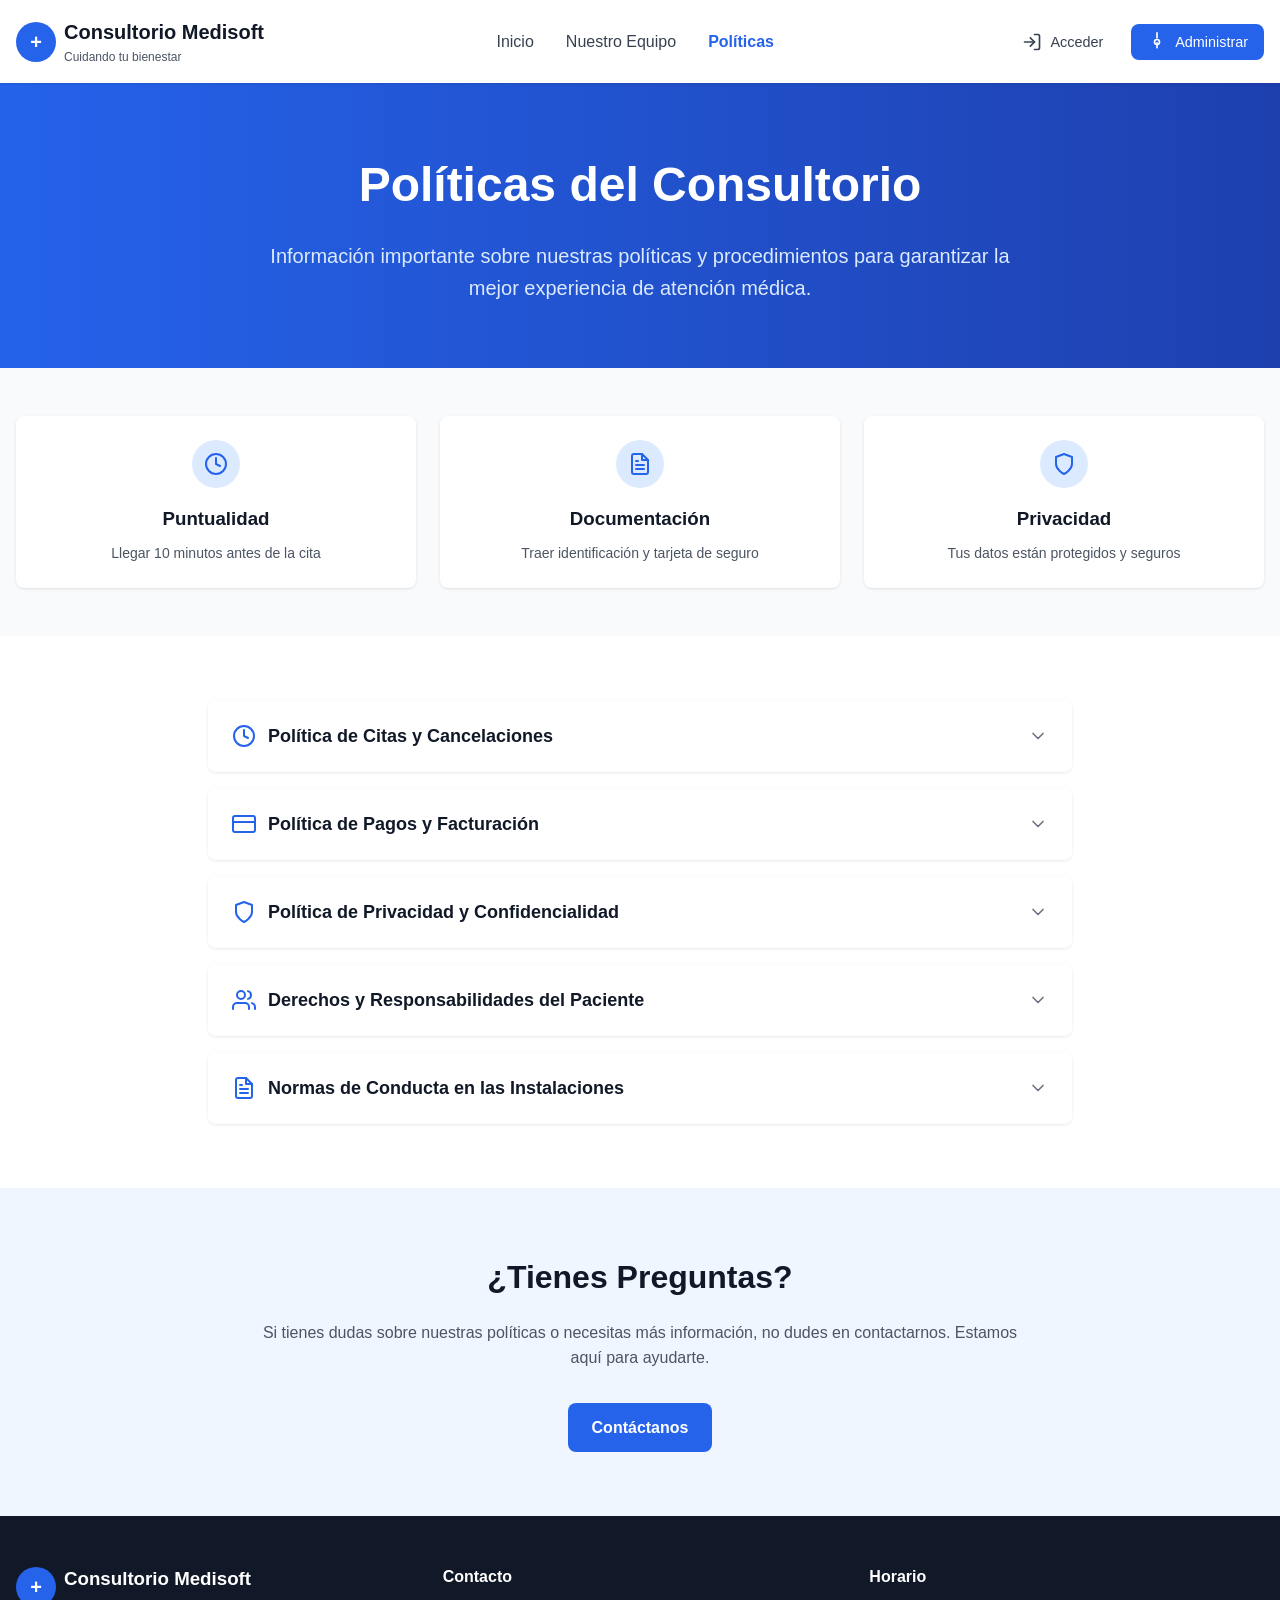
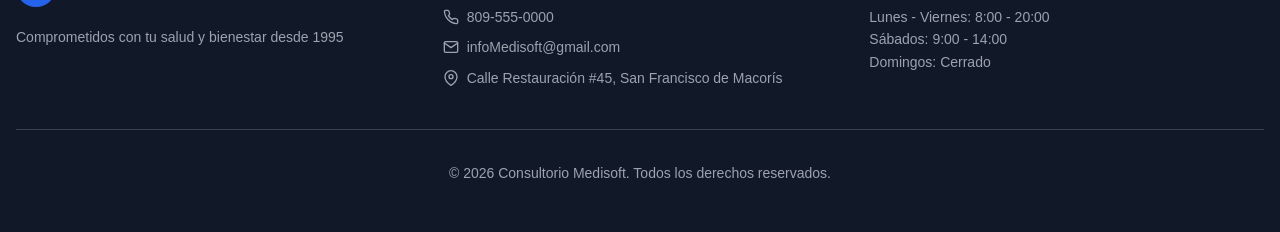
<file: web/politicas.html>
<!DOCTYPE html>
<html lang="es">
<head>
  <meta charset="UTF-8">
  <meta name="viewport" content="width=device-width, initial-scale=1.0">
  <title>Políticas - Consultorio Medisoft</title>
  <link rel="stylesheet" href="shared.css">
  <link rel="stylesheet" href="politicas.css">
</head>
<body>
  <!-- Header -->
  <header>
    <div class="header-container">
      <a href="inicio.html" class="logo-container">
        <div class="logo">+</div>
        <div class="logo-text">
          <h1>Consultorio Medisoft</h1>
          <p>Cuidando tu bienestar</p>
        </div>
      </a>

      <!-- Desktop Navigation -->
      <nav class="desktop-nav">
        <a href="inicio.html" class="nav-link">Inicio</a>
        <a href="equipo.html" class="nav-link">Nuestro Equipo</a>
        <a href="politicas.html" class="nav-link">Políticas</a>
      </nav>

      <!-- Action Buttons -->
      <div class="action-buttons">
        <button class="btn btn-acceder">
          <svg class="icon" viewBox="0 0 24 24"><path d="M15 3h4a2 2 0 0 1 2 2v14a2 2 0 0 1-2 2h-4"></path><polyline points="10 17 15 12 10 7"></polyline><line x1="15" y1="12" x2="3" y2="12"></line></svg>
          <span>Acceder</span>
        </button>
        <button class="btn btn-admin" onclick="openAdminModal()">
          <svg class="icon" viewBox="0 0 24 24"><circle cx="12" cy="12" r="3"></circle><path d="M12 1v6m0 6v6"></path></svg>
          <span>Administrar</span>
        </button>
      </div>

      <!-- Mobile Menu Button -->
      <button class="mobile-menu-btn" onclick="toggleMobileMenu()">
        <svg id="menu-icon" class="icon-md" viewBox="0 0 24 24"><line x1="3" y1="12" x2="21" y2="12"></line><line x1="3" y1="6" x2="21" y2="6"></line><line x1="3" y1="18" x2="21" y2="18"></line></svg>
        <svg id="close-icon" class="icon-md hidden" viewBox="0 0 24 24"><line x1="18" y1="6" x2="6" y2="18"></line><line x1="6" y1="6" x2="18" y2="18"></line></svg>
      </button>
    </div>

    <!-- Mobile Navigation -->
    <nav id="mobile-nav" class="mobile-nav">
      <a href="inicio.html" class="nav-link" onclick="closeMobileMenu()">Inicio</a>
      <a href="equipo.html" class="nav-link" onclick="closeMobileMenu()">Nuestro Equipo</a>
      <a href="politicas.html" class="nav-link" onclick="closeMobileMenu()">Políticas</a>
      <div class="mobile-actions">
        <button class="btn btn-acceder">
          <svg class="icon" viewBox="0 0 24 24"><path d="M15 3h4a2 2 0 0 1 2 2v14a2 2 0 0 1-2 2h-4"></path><polyline points="10 17 15 12 10 7"></polyline><line x1="15" y1="12" x2="3" y2="12"></line></svg>
          <span>Acceder</span>
        </button>
        <button class="btn btn-admin">
          <svg class="icon" viewBox="0 0 24 24"><circle cx="12" cy="12" r="3"></circle><path d="M12 1v6m0 6v6"></path></svg>
          <span>Administrar</span>
        </button>
      </div>
    </nav>
  </header>

  <!-- Main Content -->
  <main>
    <!-- Header -->
    <section class="policies-header">
      <div class="container">
        <div class="policies-header-content">
          <h1>Políticas del Consultorio</h1>
          <p>
            Información importante sobre nuestras políticas y procedimientos para garantizar
            la mejor experiencia de atención médica.
          </p>
        </div>
      </div>
    </section>

    <!-- Quick Overview -->
    <section class="overview-section">
      <div class="container">
        <div class="overview-grid">
          <div class="card overview-card">
            <div class="overview-icon">
              <svg class="icon-md" style="color: #2563eb" viewBox="0 0 24 24"><circle cx="12" cy="12" r="10"></circle><polyline points="12 6 12 12 16 14"></polyline></svg>
            </div>
            <h3>Puntualidad</h3>
            <p>Llegar 10 minutos antes de la cita</p>
          </div>

          <div class="card overview-card">
            <div class="overview-icon">
              <svg class="icon-md" style="color: #2563eb" viewBox="0 0 24 24"><path d="M14 2H6a2 2 0 0 0-2 2v16a2 2 0 0 0 2 2h12a2 2 0 0 0 2-2V8z"></path><polyline points="14 2 14 8 20 8"></polyline><line x1="16" y1="13" x2="8" y2="13"></line><line x1="16" y1="17" x2="8" y2="17"></line><polyline points="10 9 9 9 8 9"></polyline></svg>
            </div>
            <h3>Documentación</h3>
            <p>Traer identificación y tarjeta de seguro</p>
          </div>

          <div class="card overview-card">
            <div class="overview-icon">
              <svg class="icon-md" style="color: #2563eb" viewBox="0 0 24 24"><path d="M12 22s8-4 8-10V5l-8-3-8 3v7c0 6 8 10 8 10z"></path></svg>
            </div>
            <h3>Privacidad</h3>
            <p>Tus datos están protegidos y seguros</p>
          </div>
        </div>
      </div>
    </section>

    <!-- Detailed Policies -->
    <section class="policies-section">
      <div class="container">
        <div class="accordion">
          <!-- Citas -->
          <div class="accordion-item">
            <button class="accordion-trigger" onclick="toggleAccordion(this)">
              <div class="accordion-title">
                <svg class="icon-md" style="color: #2563eb" viewBox="0 0 24 24"><circle cx="12" cy="12" r="10"></circle><polyline points="12 6 12 12 16 14"></polyline></svg>
                <span>Política de Citas y Cancelaciones</span>
              </div>
              <svg class="icon chevron" viewBox="0 0 24 24"><polyline points="6 9 12 15 18 9"></polyline></svg>
            </button>
            <div class="accordion-content">
              <div class="policy-section">
                <h4>Reserva de Citas</h4>
                <ul>
                  <li>Las citas pueden agendarse por teléfono, email o en persona</li>
                  <li>Se recomienda agendar con al menos 48 horas de anticipación</li>
                  <li>Recibirá una confirmación por email o SMS</li>
                  <li>Para urgencias, contamos con atención el mismo día</li>
                </ul>
              </div>

              <div class="policy-section">
                <h4>Puntualidad</h4>
                <ul>
                  <li>Por favor, llegue 10 minutos antes de su cita</li>
                  <li>Este tiempo permite completar el registro y la documentación</li>
                  <li>Los retrasos mayores a 15 minutos pueden requerir reagendar</li>
                </ul>
              </div>

              <div class="policy-section">
                <h4>Cancelaciones</h4>
                <ul>
                  <li>Debe cancelar o reprogramar con al menos 24 horas de anticipación</li>
                  <li>Cancelaciones tardías pueden incurrir en un cargo del 50%</li>
                  <li>No presentarse sin aviso (no-show) puede resultar en cargo completo</li>
                  <li>Entendemos emergencias y situaciones especiales</li>
                </ul>
              </div>
            </div>
          </div>

          <!-- Pagos -->
          <div class="accordion-item">
            <button class="accordion-trigger" onclick="toggleAccordion(this)">
              <div class="accordion-title">
                <svg class="icon-md" style="color: #2563eb" viewBox="0 0 24 24"><rect x="1" y="4" width="22" height="16" rx="2" ry="2"></rect><line x1="1" y1="10" x2="23" y2="10"></line></svg>
                <span>Política de Pagos y Facturación</span>
              </div>
              <svg class="icon chevron" viewBox="0 0 24 24"><polyline points="6 9 12 15 18 9"></polyline></svg>
            </button>
            <div class="accordion-content">
              <div class="policy-section">
                <h4>Métodos de Pago</h4>
                <ul>
                  <li>Efectivo</li>
                  <li>Tarjetas de crédito y débito (Visa, Mastercard, American Express)</li>
                  <li>Transferencia bancaria</li>
                  <li>Seguros médicos (consulte lista de aseguradoras aceptadas)</li>
                </ul>
              </div>

              <div class="policy-section">
                <h4>Facturación</h4>
                <ul>
                  <li>El pago se realiza al momento del servicio</li>
                  <li>Recibirá factura detallada después de cada visita</li>
                  <li>Facturas para seguros disponibles inmediatamente</li>
                  <li>Consulte precios antes de procedimientos especiales</li>
                </ul>
              </div>

              <div class="policy-section">
                <h4>Seguros Médicos</h4>
                <ul>
                  <li>Aceptamos los principales seguros médicos</li>
                  <li>Verifique su cobertura antes de la cita</li>
                  <li>Traiga su tarjeta de seguro a cada visita</li>
                  <li>El copago debe pagarse el día de la consulta</li>
                </ul>
              </div>

              <div class="alert alert-info">
                <svg class="icon" style="color: #2563eb" viewBox="0 0 24 24"><circle cx="12" cy="12" r="10"></circle><line x1="12" y1="8" x2="12" y2="12"></line><line x1="12" y1="16" x2="12.01" y2="16"></line></svg>
                <p><strong>Nota:</strong> Los servicios no cubiertos por el seguro son responsabilidad del paciente y deben pagarse el mismo día.</p>
              </div>
            </div>
          </div>

          <!-- Privacidad -->
          <div class="accordion-item">
            <button class="accordion-trigger" onclick="toggleAccordion(this)">
              <div class="accordion-title">
                <svg class="icon-md" style="color: #2563eb" viewBox="0 0 24 24"><path d="M12 22s8-4 8-10V5l-8-3-8 3v7c0 6 8 10 8 10z"></path></svg>
                <span>Política de Privacidad y Confidencialidad</span>
              </div>
              <svg class="icon chevron" viewBox="0 0 24 24"><polyline points="6 9 12 15 18 9"></polyline></svg>
            </button>
            <div class="accordion-content">
              <div class="policy-section">
                <h4>Protección de Datos</h4>
                <p style="margin-bottom: 0.5rem;">
                  Clínica Salud se compromete a proteger la privacidad y confidencialidad de
                  la información de nuestros pacientes, cumpliendo con el Reglamento General
                  de Protección de Datos (RGPD) y la legislación española vigente.
                </p>
                <ul>
                  <li>Toda información médica es estrictamente confidencial</li>
                  <li>Sistemas seguros con encriptación para datos electrónicos</li>
                  <li>Acceso limitado solo a personal autorizado</li>
                  <li>Historiales médicos almacenados de forma segura</li>
                </ul>
              </div>

              <div class="policy-section">
                <h4>Uso de la Información</h4>
                <ul>
                  <li>Atención y tratamiento médico</li>
                  <li>Facturación y gestión administrativa</li>
                  <li>Comunicaciones relacionadas con su atención</li>
                  <li>Cumplimiento de requisitos legales</li>
                </ul>
              </div>

              <div class="policy-section">
                <h4>Sus Derechos</h4>
                <ul>
                  <li>Acceso a su historial médico</li>
                  <li>Corrección de información inexacta</li>
                  <li>Solicitud de copias de sus registros</li>
                  <li>Restricción del uso de su información</li>
                  <li>Derecho al olvido (bajo condiciones legales)</li>
                </ul>
              </div>

              <div class="alert alert-success">
                <svg class="icon" style="color: #16a34a" viewBox="0 0 24 24"><path d="M22 11.08V12a10 10 0 1 1-5.93-9.14"></path><polyline points="22 4 12 14.01 9 11.01"></polyline></svg>
                <p>Nunca compartiremos su información personal con terceros sin su consentimiento expreso, excepto cuando sea requerido por ley.</p>
              </div>
            </div>
          </div>

          <!-- Derechos del Paciente -->
          <div class="accordion-item">
            <button class="accordion-trigger" onclick="toggleAccordion(this)">
              <div class="accordion-title">
                <svg class="icon-md" style="color: #2563eb" viewBox="0 0 24 24"><path d="M17 21v-2a4 4 0 0 0-4-4H5a4 4 0 0 0-4 4v2"></path><circle cx="9" cy="7" r="4"></circle><path d="M23 21v-2a4 4 0 0 0-3-3.87"></path><path d="M16 3.13a4 4 0 0 1 0 7.75"></path></svg>
                <span>Derechos y Responsabilidades del Paciente</span>
              </div>
              <svg class="icon chevron" viewBox="0 0 24 24"><polyline points="6 9 12 15 18 9"></polyline></svg>
            </button>
            <div class="accordion-content">
              <div class="policy-section">
                <h4>Derechos del Paciente</h4>
                <ul>
                  <li>Recibir atención médica de calidad y respetuosa</li>
                  <li>Ser informado sobre diagnósticos y tratamientos</li>
                  <li>Participar en decisiones sobre su atención médica</li>
                  <li>Recibir información clara sobre costos y procedimientos</li>
                  <li>Confidencialidad de su información médica</li>
                  <li>Solicitar una segunda opinión</li>
                  <li>Rechazar tratamientos (salvo en emergencias vitales)</li>
                  <li>Presentar quejas o sugerencias</li>
                </ul>
              </div>

              <div class="policy-section">
                <h4>Responsabilidades del Paciente</h4>
                <ul>
                  <li>Proporcionar información médica completa y veraz</li>
                  <li>Seguir el plan de tratamiento acordado</li>
                  <li>Respetar las políticas de la clínica</li>
                  <li>Informar sobre alergias y medicamentos actuales</li>
                  <li>Hacer preguntas cuando algo no esté claro</li>
                  <li>Cumplir con los compromisos de pago</li>
                  <li>Tratar al personal con respeto y cortesía</li>
                  <li>Notificar cambios en su estado de salud</li>
                </ul>
              </div>
            </div>
          </div>

          <!-- Normas de Conducta -->
          <div class="accordion-item">
            <button class="accordion-trigger" onclick="toggleAccordion(this)">
              <div class="accordion-title">
                <svg class="icon-md" style="color: #2563eb" viewBox="0 0 24 24"><path d="M14 2H6a2 2 0 0 0-2 2v16a2 2 0 0 0 2 2h12a2 2 0 0 0 2-2V8z"></path><polyline points="14 2 14 8 20 8"></polyline><line x1="16" y1="13" x2="8" y2="13"></line><line x1="16" y1="17" x2="8" y2="17"></line><polyline points="10 9 9 9 8 9"></polyline></svg>
                <span>Normas de Conducta en las Instalaciones</span>
              </div>
              <svg class="icon chevron" viewBox="0 0 24 24"><polyline points="6 9 12 15 18 9"></polyline></svg>
            </button>
            <div class="accordion-content">
              <div class="policy-section">
                <h4>Para Crear un Ambiente Seguro</h4>
                <ul>
                  <li>Prohibido fumar en todas las instalaciones</li>
                  <li>Mantener teléfonos en silencio o modo vibración</li>
                  <li>Respetar las áreas de acceso restringido</li>
                  <li>Un acompañante por paciente (excepto en casos especiales)</li>
                  <li>Los niños deben estar supervisados en todo momento</li>
                  <li>No están permitidas las mascotas (excepto animales de servicio)</li>
                </ul>
              </div>

              <div class="policy-section">
                <h4>Protocolo de Seguridad</h4>
                <ul>
                  <li>Seguir las indicaciones del personal en caso de emergencia</li>
                  <li>Reportar cualquier comportamiento sospechoso</li>
                  <li>Mantener pertenencias personales bajo su cuidado</li>
                  <li>Respetar la privacidad de otros pacientes</li>
                </ul>
              </div>

              <div class="alert alert-warning">
                <svg class="icon" style="color: #d97706" viewBox="0 0 24 24"><circle cx="12" cy="12" r="10"></circle><line x1="12" y1="8" x2="12" y2="12"></line><line x1="12" y1="16" x2="12.01" y2="16"></line></svg>
                <p><strong>Importante:</strong> Nos reservamos el derecho de negar el servicio o solicitar el retiro de las instalaciones a cualquier persona que muestre comportamiento agresivo, abusivo o amenazante hacia el personal o demás pacientes.</p>
              </div>
            </div>
          </div>
        </div>
      </div>
    </section>

    <!-- Contact Section -->
    <section class="cta-section">
      <div class="container">
        <div class="cta-content">
          <h2>¿Tienes Preguntas?</h2>
          <p>
            Si tienes dudas sobre nuestras políticas o necesitas más información, no dudes en
            contactarnos. Estamos aquí para ayudarte.
          </p>
          <a href="inicio.html#contacto" class="btn-primary">Contáctanos</a>
        </div>
      </div>
    </section>
  </main>

  <!-- Footer -->
  <footer>
    <div class="footer-container">
      <div class="footer-grid">
        <div class="footer-section">
          <div style="display: flex; align-items: center; gap: 0.5rem; margin-bottom: 1rem;">
            <div class="logo">+</div>
            <h3>Consultorio Medisoft</h3>
          </div>
          <p>Comprometidos con tu salud y bienestar desde 1995</p>
        </div>

        <div class="footer-section">
          <h4>Contacto</h4>
          <div class="footer-info">
            <svg class="icon-sm" viewBox="0 0 24 24"><path d="M22 16.92v3a2 2 0 0 1-2.18 2 19.79 19.79 0 0 1-8.63-3.07 19.5 19.5 0 0 1-6-6 19.79 19.79 0 0 1-3.07-8.67A2 2 0 0 1 4.11 2h3a2 2 0 0 1 2 1.72 12.84 12.84 0 0 0 .7 2.81 2 2 0 0 1-.45 2.11L8.09 9.91a16 16 0 0 0 6 6l1.27-1.27a2 2 0 0 1 2.11-.45 12.84 12.84 0 0 0 2.81.7A2 2 0 0 1 22 16.92z"></path></svg>
            <span>809-555-0000</span>
          </div>
          <div class="footer-info">
            <svg class="icon-sm" viewBox="0 0 24 24"><path d="M4 4h16c1.1 0 2 .9 2 2v12c0 1.1-.9 2-2 2H4c-1.1 0-2-.9-2-2V6c0-1.1.9-2 2-2z"></path><polyline points="22,6 12,13 2,6"></polyline></svg>
            <span>infoMedisoft@gmail.com</span>
          </div>
          <div class="footer-info">
            <svg class="icon-sm" viewBox="0 0 24 24"><path d="M21 10c0 7-9 13-9 13s-9-6-9-13a9 9 0 0 1 18 0z"></path><circle cx="12" cy="10" r="3"></circle></svg>
            <span>Calle Restauración #45, San Francisco de Macorís</span>
          </div>
        </div>

        <div class="footer-section">
          <h4>Horario</h4>
          <p>Lunes - Viernes: 8:00 - 20:00</p>
          <p>Sábados: 9:00 - 14:00</p>
          <p>Domingos: Cerrado</p>
        </div>
      </div>

      <div class="footer-bottom">
        <p>&copy; 2026 Consultorio Medisoft. Todos los derechos reservados.</p>
      </div>
    </div>
  </footer>

  <!-- Admin Modal -->
  <div id="admin-modal" class="modal-overlay">
    <div class="modal">
      <div class="modal-header">
        <h2>Panel de Administración</h2>
        <button class="modal-close" onclick="closeAdminModal()">
          <svg class="icon-md" viewBox="0 0 24 24"><line x1="18" y1="6" x2="6" y2="18"></line><line x1="6" y1="6" x2="18" y2="18"></line></svg>
        </button>
      </div>
      
      <div class="modal-body">
        <!-- Theme Selection -->
        <div class="modal-section">
          <h3>Tema de la Página</h3>
          <div class="theme-options">
            <div class="theme-option active" data-theme="light" onclick="changeTheme('light')">
              <div class="theme-preview light"></div>
              <p>Claro</p>
            </div>
            <div class="theme-option" data-theme="dark" onclick="changeTheme('dark')">
              <div class="theme-preview dark"></div>
              <p>Oscuro</p>
            </div>
            <div class="theme-option" data-theme="gray" onclick="changeTheme('gray')">
              <div class="theme-preview gray"></div>
              <p>Gris</p>
            </div>
          </div>
        </div>

        <!-- Admin Login -->
        <div class="modal-section">
          <h3>Acceso de Administrador</h3>
          <div class="admin-info">
            <p><strong>Credenciales de prueba:</strong></p>
            <p>Usuario: <strong>admin</strong></p>
            <p>Contraseña: <strong>medisoft2024</strong></p>
          </div>
          
          <form id="admin-login-form" class="login-form">
            <div class="form-group">
              <label for="admin-username">Usuario</label>
              <input type="text" id="admin-username" name="username" placeholder="Ingrese su usuario" required>
            </div>
            <div class="form-group">
              <label for="admin-password">Contraseña</label>
              <input type="password" id="admin-password" name="password" placeholder="Ingrese su contraseña" required>
            </div>
            <button type="submit" class="btn-login">Iniciar Sesión</button>
            <div id="login-message" class="login-message"></div>
          </form>
        </div>
      </div>
    </div>
  </div>

  <script src="shared.js"></script>
  <script src="politicas.js"></script>
</body>
</html>
</file>
<file: web/shared.css>
/* Consultorio Medisoft - Estilos Compartidos */

:root {
  --bg-primary: #ffffff;
  --bg-secondary: #f9fafb;
  --bg-tertiary: #eff6ff;
  --text-primary: #111827;
  --text-secondary: #374151;
  --text-tertiary: #4b5563;
  --text-muted: #6b7280;
  --border-color: #e5e7eb;
  --accent-primary: #2563eb;
  --accent-hover: #1d4ed8;
  --card-bg: #ffffff;
  --header-bg: #ffffff;
  --footer-bg: #111827;
}

body.theme-dark {
  --bg-primary: #1f2937;
  --bg-secondary: #111827;
  --bg-tertiary: #374151;
  --text-primary: #f9fafb;
  --text-secondary: #e5e7eb;
  --text-tertiary: #d1d5db;
  --text-muted: #9ca3af;
  --border-color: #4b5563;
  --accent-primary: #3b82f6;
  --accent-hover: #2563eb;
  --card-bg: #374151;
  --header-bg: #111827;
  --footer-bg: #000000;
}

body.theme-gray {
  --bg-primary: #f3f4f6;
  --bg-secondary: #e5e7eb;
  --bg-tertiary: #d1d5db;
  --text-primary: #1f2937;
  --text-secondary: #374151;
  --text-tertiary: #4b5563;
  --text-muted: #6b7280;
  --border-color: #9ca3af;
  --accent-primary: #6b7280;
  --accent-hover: #4b5563;
  --card-bg: #ffffff;
  --header-bg: #ffffff;
  --footer-bg: #1f2937;
}

* {
  margin: 0;
  padding: 0;
  box-sizing: border-box;
}

body {
  font-family: -apple-system, BlinkMacSystemFont, 'Segoe UI', Roboto, 'Helvetica Neue', Arial, sans-serif;
  line-height: 1.6;
  color: var(--text-primary);
  background-color: var(--bg-primary);
  min-height: 100vh;
  display: flex;
  flex-direction: column;
  transition: background-color 0.3s, color 0.3s;
}

main {
  flex: 1;
}

.container {
  max-width: 1280px;
  margin: 0 auto;
  padding: 0 1rem;
}

/* Header Styles */
header {
  background: var(--header-bg);
  box-shadow: 0 1px 3px rgba(0, 0, 0, 0.1);
  position: sticky;
  top: 0;
  z-index: 50;
}

.header-container {
  max-width: 1280px;
  margin: 0 auto;
  padding: 1rem;
  display: flex;
  justify-content: space-between;
  align-items: center;
}

.logo-container {
  display: flex;
  align-items: center;
  gap: 0.5rem;
  text-decoration: none;
}

.logo {
  width: 40px;
  height: 40px;
  background: #2563eb;
  border-radius: 50%;
  display: flex;
  align-items: center;
  justify-content: center;
  color: white;
  font-weight: bold;
  font-size: 1.25rem;
}

.logo-text h1 {
  font-size: 1.25rem;
  font-weight: bold;
  color: #111827;
  margin: 0;
}

.logo-text p {
  font-size: 0.75rem;
  color: #4b5563;
  margin: 0;
}

.desktop-nav {
  display: none;
  gap: 2rem;
}

.desktop-nav a {
  color: #374151;
  text-decoration: none;
  transition: color 0.3s;
}

.desktop-nav a:hover,
.desktop-nav a.active {
  color: #2563eb;
  font-weight: 600;
}

.action-buttons {
  display: none;
  align-items: center;
  gap: 0.75rem;
}

.btn {
  display: flex;
  align-items: center;
  gap: 0.5rem;
  padding: 0.5rem 1rem;
  border: none;
  cursor: pointer;
  transition: all 0.3s;
  font-size: 0.9rem;
}

.btn-acceder {
  background: transparent;
  color: #374151;
}

.btn-acceder:hover {
  color: #2563eb;
}

.btn-admin {
  background: #2563eb;
  color: white;
  border-radius: 0.5rem;
}

.btn-admin:hover {
  background: #1d4ed8;
}

.mobile-menu-btn {
  display: block;
  background: transparent;
  border: none;
  padding: 0.5rem;
  cursor: pointer;
  color: #4b5563;
}

.mobile-nav {
  display: none;
  padding: 1rem 0;
  border-top: 1px solid #e5e7eb;
}

.mobile-nav.active {
  display: block;
}

.mobile-nav a {
  display: block;
  padding: 0.5rem 0;
  color: #374151;
  text-decoration: none;
}

.mobile-nav a:hover,
.mobile-nav a.active {
  color: #2563eb;
  font-weight: 600;
}

.mobile-actions {
  border-top: 1px solid #e5e7eb;
  margin-top: 1rem;
  padding-top: 1rem;
  display: flex;
  flex-direction: column;
  gap: 0.5rem;
}

.mobile-actions .btn {
  width: 100%;
  justify-content: flex-start;
}

@media (min-width: 768px) {
  .desktop-nav,
  .action-buttons {
    display: flex;
  }
  
  .mobile-menu-btn {
    display: none;
  }
}

/* Footer Styles */
footer {
  background: var(--footer-bg);
  color: white;
}

.footer-container {
  max-width: 1280px;
  margin: 0 auto;
  padding: 3rem 1rem;
}

.footer-grid {
  display: grid;
  grid-template-columns: 1fr;
  gap: 2rem;
  margin-bottom: 2rem;
}

@media (min-width: 768px) {
  .footer-grid {
    grid-template-columns: repeat(3, 1fr);
  }
}

.footer-section h3,
.footer-section h4 {
  margin-bottom: 1rem;
}

.footer-section p,
.footer-section span {
  color: #9ca3af;
  font-size: 0.875rem;
}

.footer-info {
  display: flex;
  align-items: center;
  gap: 0.5rem;
  margin-bottom: 0.5rem;
}

.footer-bottom {
  border-top: 1px solid #374151;
  padding-top: 2rem;
  text-align: center;
  color: #9ca3af;
  font-size: 0.875rem;
}

/* Icon Styles */
.icon {
  width: 20px;
  height: 20px;
  stroke: currentColor;
  fill: none;
  stroke-width: 2;
  stroke-linecap: round;
  stroke-linejoin: round;
}

.icon-sm {
  width: 16px;
  height: 16px;
}

.icon-md {
  width: 24px;
  height: 24px;
}

.icon-lg {
  width: 32px;
  height: 32px;
}

/* Card Styles */
.card {
  background: var(--card-bg);
  border-radius: 0.5rem;
  box-shadow: 0 1px 3px rgba(0, 0, 0, 0.1);
  transition: box-shadow 0.3s;
}

.card:hover {
  box-shadow: 0 10px 15px rgba(0, 0, 0, 0.1);
}

/* Button Styles */
.btn-primary {
  background: #2563eb;
  color: white;
  padding: 0.75rem 1.5rem;
  border-radius: 0.5rem;
  text-decoration: none;
  display: inline-block;
  font-weight: 600;
  transition: background 0.3s;
}

.btn-primary:hover {
  background: #1d4ed8;
}

.btn-secondary {
  background: transparent;
  color: white;
  padding: 0.75rem 1.5rem;
  border: 2px solid white;
  border-radius: 0.5rem;
  text-decoration: none;
  display: inline-block;
  font-weight: 600;
  transition: all 0.3s;
}

.btn-secondary:hover {
  background: white;
  color: #2563eb;
}

/* Utility Classes */
.text-center {
  text-align: center;
}

.mb-4 {
  margin-bottom: 1rem;
}

.mb-8 {
  margin-bottom: 2rem;
}

.mt-8 {
  margin-top: 2rem;
}

.py-16 {
  padding-top: 4rem;
  padding-bottom: 4rem;
}

.bg-gray-50 {
  background-color: #f9fafb;
}

.bg-blue-50 {
  background-color: #eff6ff;
}

.text-gray-600 {
  color: #4b5563;
}

.text-gray-700 {
  color: #374151;
}

.text-gray-900 {
  color: #111827;
}

.text-blue-600 {
  color: #2563eb;
}

/* Modal Styles */
.modal-overlay {
  display: none;
  position: fixed;
  top: 0;
  left: 0;
  right: 0;
  bottom: 0;
  background: rgba(0, 0, 0, 0.5);
  z-index: 999;
  animation: fadeIn 0.3s;
}

.modal-overlay.active {
  display: flex;
  align-items: center;
  justify-content: center;
}

.modal {
  background: var(--card-bg);
  border-radius: 0.75rem;
  width: 90%;
  max-width: 500px;
  max-height: 90vh;
  overflow-y: auto;
  box-shadow: 0 20px 25px rgba(0, 0, 0, 0.3);
  animation: slideUp 0.3s;
}

.modal-header {
  padding: 1.5rem;
  border-bottom: 1px solid var(--border-color);
  display: flex;
  justify-content: space-between;
  align-items: center;
}

.modal-header h2 {
  font-size: 1.5rem;
  font-weight: bold;
  color: var(--text-primary);
  margin: 0;
}

.modal-close {
  background: transparent;
  border: none;
  cursor: pointer;
  padding: 0.5rem;
  color: var(--text-tertiary);
  transition: color 0.3s;
}

.modal-close:hover {
  color: var(--text-primary);
}

.modal-body {
  padding: 1.5rem;
}

.modal-section {
  margin-bottom: 2rem;
}

.modal-section:last-child {
  margin-bottom: 0;
}

.modal-section h3 {
  font-size: 1.125rem;
  font-weight: 600;
  margin-bottom: 1rem;
  color: var(--text-primary);
}

/* Theme Options */
.theme-options {
  display: grid;
  grid-template-columns: repeat(3, 1fr);
  gap: 0.75rem;
}

.theme-option {
  padding: 1rem;
  border: 2px solid var(--border-color);
  border-radius: 0.5rem;
  cursor: pointer;
  text-align: center;
  transition: all 0.3s;
  background: var(--bg-primary);
}

.theme-option:hover {
  border-color: var(--accent-primary);
  transform: translateY(-2px);
}

.theme-option.active {
  border-color: var(--accent-primary);
  background: var(--bg-tertiary);
}

.theme-preview {
  width: 40px;
  height: 40px;
  border-radius: 50%;
  margin: 0 auto 0.5rem;
  border: 2px solid var(--border-color);
}

.theme-preview.light {
  background: linear-gradient(135deg, #ffffff 50%, #2563eb 50%);
}

.theme-preview.dark {
  background: linear-gradient(135deg, #1f2937 50%, #3b82f6 50%);
}

.theme-preview.gray {
  background: linear-gradient(135deg, #f3f4f6 50%, #6b7280 50%);
}

.theme-option p {
  font-size: 0.875rem;
  font-weight: 500;
  color: var(--text-secondary);
  margin: 0;
}

/* Login Form */
.login-form {
  display: flex;
  flex-direction: column;
  gap: 1rem;
}

.form-group {
  display: flex;
  flex-direction: column;
  gap: 0.5rem;
}

.form-group label {
  font-weight: 500;
  color: var(--text-secondary);
  font-size: 0.875rem;
}

.form-group input {
  padding: 0.75rem;
  border: 1px solid var(--border-color);
  border-radius: 0.5rem;
  font-size: 1rem;
  background: var(--bg-primary);
  color: var(--text-primary);
  transition: border-color 0.3s;
}

.form-group input:focus {
  outline: none;
  border-color: var(--accent-primary);
}

.btn-login {
  padding: 0.75rem 1.5rem;
  background: var(--accent-primary);
  color: white;
  border: none;
  border-radius: 0.5rem;
  font-weight: 600;
  cursor: pointer;
  transition: background 0.3s;
  margin-top: 0.5rem;
}

.btn-login:hover {
  background: var(--accent-hover);
}

.login-message {
  padding: 0.75rem;
  border-radius: 0.5rem;
  margin-top: 1rem;
  font-size: 0.875rem;
}

.login-message.success {
  background: #f0fdf4;
  color: #15803d;
  border: 1px solid #86efac;
}

.login-message.error {
  background: #fef2f2;
  color: #dc2626;
  border: 1px solid #fca5a5;
}

/* Admin Info */
.admin-info {
  padding: 1rem;
  background: var(--bg-tertiary);
  border-radius: 0.5rem;
  border-left: 4px solid var(--accent-primary);
}

.admin-info p {
  margin: 0;
  color: var(--text-secondary);
  font-size: 0.875rem;
  line-height: 1.6;
}

.admin-info strong {
  color: var(--text-primary);
}

/* Animations */
@keyframes fadeIn {
  from {
    opacity: 0;
  }
  to {
    opacity: 1;
  }
}

@keyframes slideUp {
  from {
    transform: translateY(20px);
    opacity: 0;
  }
  to {
    transform: translateY(0);
    opacity: 1;
  }
}

/* Fix para iconos SVG - Asegurar que los iconos usen el color correcto */
.icon,
.icon-sm,
.icon-md,
.icon-lg {
    stroke: currentColor;
    stroke-width: 2;
    fill: none;
    stroke-linecap: round;
    stroke-linejoin: round;
}

/* Forzar color azul para iconos que deben ser azules */
.contact-icon svg,
.value-icon svg,
.award-icon svg,
.overview-icon svg,
.stat-item svg,
.hero-buttons svg {
    stroke: #2563eb !important;
}

/* Para iconos dentro de botones */
.btn-acceder svg,
.btn-admin svg {
    stroke: currentColor;
}

.btn-admin svg {
    stroke: white;
}

/* Para iconos en el footer */
.footer-info svg {
    stroke: #9ca3af;
}

/* Para iconos en tarjetas de contacto */
.contact-card svg {
    stroke: #2563eb;
}

/* Para iconos en sección de valores */
.value-card .value-icon svg {
    stroke: #2563eb;
}

/* Para el acordeón */
.accordion-trigger .chevron {
    stroke: #6b7280;
}

.accordion-trigger.active .chevron {
    stroke: #2563eb;
}

/* Para iconos de alertas */
.alert svg {
    stroke: currentColor;
}

.alert-info svg {
    stroke: #1e40af;
}

.alert-success svg {
    stroke: #15803d;
}

.alert-warning svg {
    stroke: #92400e;
}
</file>
<file: web/politicas.css>
/* Políticas Page Styles */

.hidden {
  display: none !important;
}

/* Policies Header */
.policies-header {
  background: linear-gradient(to right, #2563eb, #1e40af);
  color: white;
  padding: 4rem 0;
}

.policies-header-content {
  text-align: center;
}

.policies-header-content h1 {
  font-size: 2.5rem;
  font-weight: bold;
  margin-bottom: 1rem;
}

@media (min-width: 768px) {
  .policies-header-content h1 {
    font-size: 3rem;
  }
}

.policies-header-content p {
  font-size: 1.25rem;
  color: #dbeafe;
  max-width: 48rem;
  margin: 0 auto;
}

/* Overview Section */
.overview-section {
  padding: 3rem 0;
  background: #f9fafb;
}

.overview-grid {
  display: grid;
  grid-template-columns: 1fr;
  gap: 1.5rem;
}

@media (min-width: 768px) {
  .overview-grid {
    grid-template-columns: repeat(3, 1fr);
  }
}

.overview-card {
  padding: 1.5rem;
  text-align: center;
}

.overview-icon {
  width: 48px;
  height: 48px;
  background: #dbeafe;
  border-radius: 50%;
  display: flex;
  align-items: center;
  justify-content: center;
  margin: 0 auto 1rem;
}

.overview-card h3 {
  font-weight: 600;
  margin-bottom: 0.5rem;
  color: #111827;
}

.overview-card p {
  font-size: 0.875rem;
  color: #4b5563;
}

/* Policies Section */
.policies-section {
  padding: 4rem 0;
}

.policies-section .container {
  max-width: 56rem;
}

.accordion {
  display: flex;
  flex-direction: column;
  gap: 1rem;
}

.accordion-item {
  background: white;
  border-radius: 0.5rem;
  box-shadow: 0 1px 3px rgba(0, 0, 0, 0.1);
  overflow: hidden;
}

.accordion-trigger {
  width: 100%;
  display: flex;
  justify-content: space-between;
  align-items: center;
  padding: 1.5rem;
  background: white;
  border: none;
  cursor: pointer;
  text-align: left;
  transition: background-color 0.3s;
}

.accordion-trigger:hover {
  background: #f9fafb;
}

.accordion-title {
  display: flex;
  align-items: center;
  gap: 0.75rem;
  font-size: 1.125rem;
  font-weight: 600;
  color: #111827;
  flex: 1;
}

.accordion-trigger .chevron {
  transition: transform 0.3s;
  flex-shrink: 0;
  color: #6b7280;
}

.accordion-trigger.active .chevron {
  transform: rotate(180deg);
}

.accordion-content {
  max-height: 0;
  overflow: hidden;
  transition: max-height 0.3s ease-out;
}

.accordion-content.active {
  max-height: 2000px;
  transition: max-height 0.5s ease-in;
}

.accordion-content > div:first-child {
  padding: 1.5rem;
  padding-top: 0;
}

.policy-section {
  margin-bottom: 1.5rem;
}

.policy-section:last-child {
  margin-bottom: 0;
}

.policy-section h4 {
  font-weight: 600;
  margin-bottom: 0.5rem;
  color: #111827;
}

.policy-section p {
  color: #374151;
  line-height: 1.6;
}

.policy-section ul {
  list-style: disc;
  padding-left: 1.5rem;
  color: #374151;
}

.policy-section li {
  margin-bottom: 0.25rem;
  line-height: 1.6;
}

/* Alert Styles */
.alert {
  padding: 1rem;
  border-radius: 0.5rem;
  display: flex;
  gap: 0.75rem;
  align-items: flex-start;
  margin-top: 1rem;
}

.alert svg {
  flex-shrink: 0;
  margin-top: 0.125rem;
}

.alert p {
  margin: 0;
  font-size: 0.875rem;
  flex: 1;
}

.alert-info {
  background: #eff6ff;
  color: #1e40af;
}

.alert-success {
  background: #f0fdf4;
  color: #15803d;
}

.alert-warning {
  background: #fffbeb;
  color: #92400e;
}

/* CTA Section */
.cta-section {
  padding: 4rem 0;
  background: #eff6ff;
}

.cta-content {
  text-align: center;
  max-width: 48rem;
  margin: 0 auto;
}

.cta-content h2 {
  font-size: 2rem;
  font-weight: bold;
  margin-bottom: 1rem;
  color: #111827;
}

.cta-content p {
  color: #4b5563;
  margin-bottom: 2rem;
}
</file>
